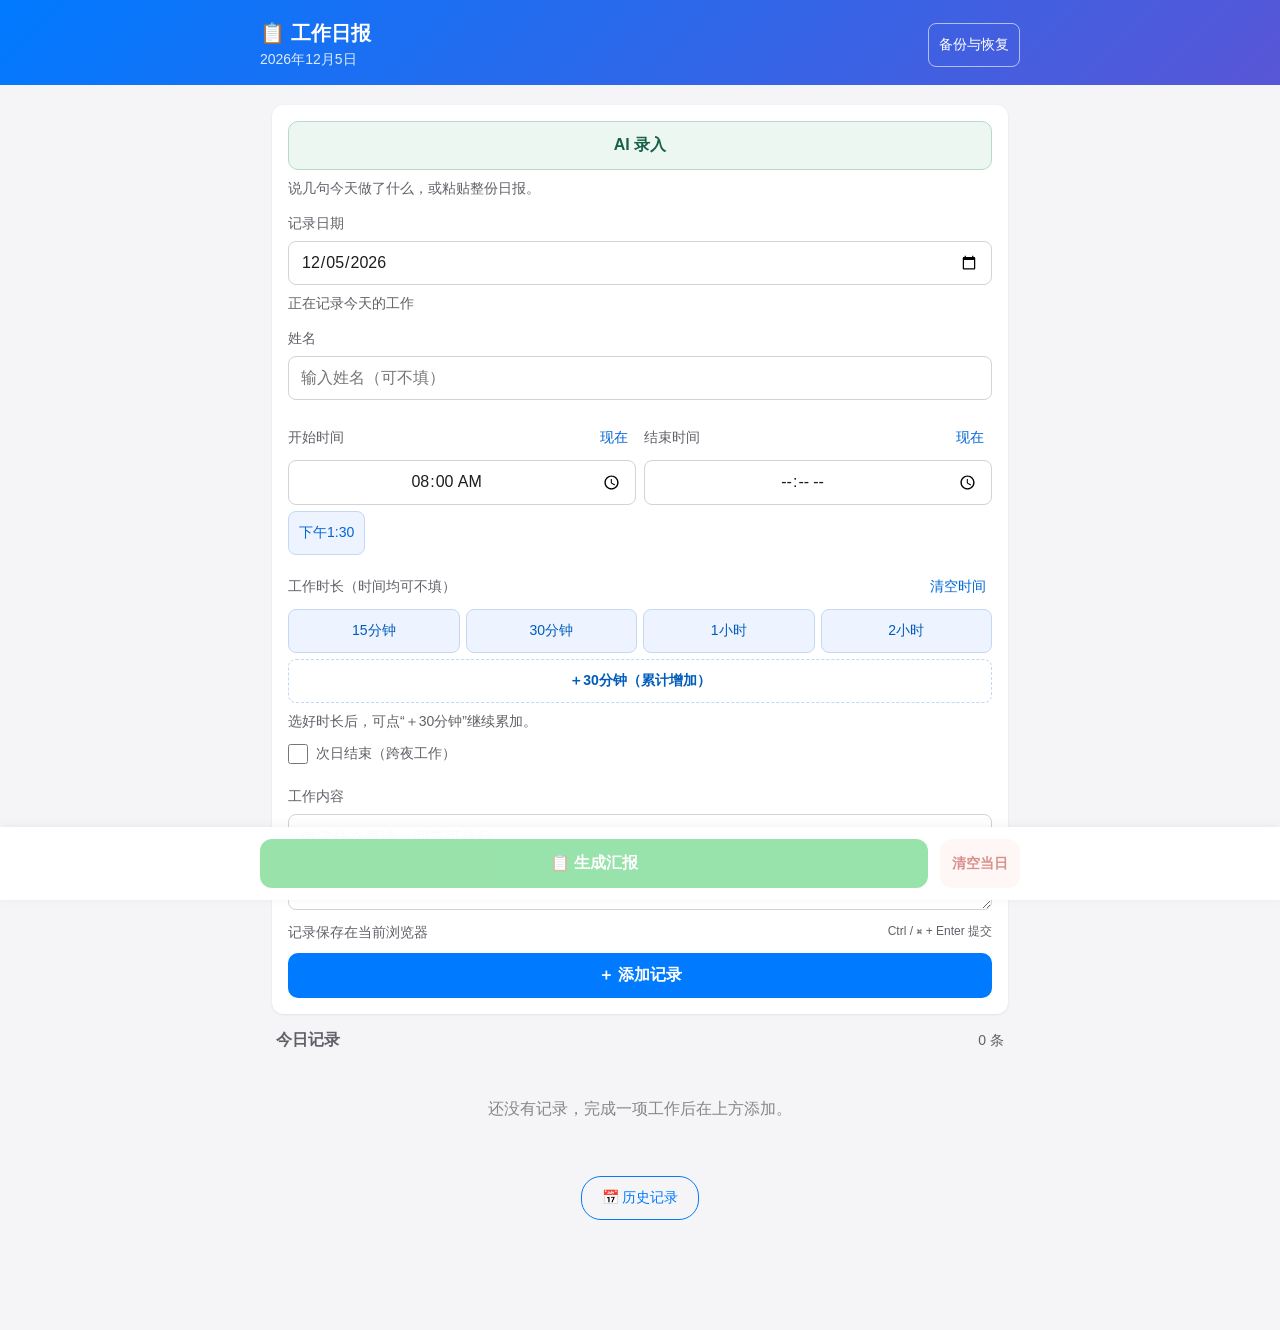
<file: index.html>
<!DOCTYPE html>
<html lang="zh-CN">
<head>
<meta charset="UTF-8">
<meta name="viewport" content="width=device-width, initial-scale=1.0, viewport-fit=cover">
<meta name="apple-mobile-web-app-capable" content="yes">
<meta name="mobile-web-app-capable" content="yes">
<meta name="apple-mobile-web-app-status-bar-style" content="black-translucent">
<meta name="description" content="随手记录每日工作，编辑补录、自动保存草稿，一键生成日报与备份。">
<title>工作日报</title>
<link rel="icon" href="data:image/svg+xml,%3Csvg xmlns='http://www.w3.org/2000/svg' viewBox='0 0 100 100'%3E%3Ctext y='.9em' font-size='90'%3E%F0%9F%93%8B%3C/text%3E%3C/svg%3E">
<script src="core.js?v=20261120-history-search" defer></script>
<script src="bulk-core.js?v=20261122-inline-time" defer></script>
<script src="app.js?v=20261120-history-search" defer></script>
<script src="ai-approvals.js?v=20261122-api-domain" defer></script>
<script src="bulk.js?v=20261122-preview-fixes" defer></script>
<link rel="stylesheet" href="bulk-embedded.css?v=20261122-job-profiles">
<style>
  * { margin: 0; padding: 0; box-sizing: border-box; }
  body {
    font-family: -apple-system, "PingFang SC", "Helvetica Neue", sans-serif;
    background: #f5f5f7;
    color: #1d1d1f;
    min-height: 100vh;
    padding: 0 0 100px 0;
  }
  .header {
    background: linear-gradient(135deg, #007AFF, #5856d6);
    color: white;
    padding: 20px 16px 16px;
    position: sticky;
    top: 0;
    z-index: 100;
  }
  .header h1 { font-size: 20px; font-weight: 600; }
  .header .date { font-size: 14px; opacity: 0.85; margin-top: 4px; }

  .input-area {
    padding: 16px;
    background: white;
    margin: 12px;
    border-radius: 12px;
    box-shadow: 0 1px 3px rgba(0,0,0,0.08);
  }
  .input-area label { font-size: 14px; color: #86868b; display: block; margin-bottom: 8px; }
  .time-row {
    display: flex; gap: 8px; margin-bottom: 10px;
  }
  .time-row input {
    flex: 1;
    padding: 10px 12px;
    border: 1px solid #d2d2d7;
    border-radius: 8px;
    font-size: 16px;
    text-align: center;
    -webkit-appearance: none;
  }
  .input-area textarea {
    width: 100%;
    padding: 10px 12px;
    border: 1px solid #d2d2d7;
    border-radius: 8px;
    font-size: 16px;
    resize: none;
    height: 60px;
    font-family: inherit;
    -webkit-appearance: none;
  }
  #userName:focus,
  .input-area textarea:focus, .time-row input:focus {
    outline: none;
    border-color: #007AFF;
    box-shadow: 0 0 0 3px rgba(0,122,255,0.15);
  }
  .btn-add {
    display: block;
    width: 100%;
    padding: 12px;
    margin-top: 10px;
    background: #007AFF;
    color: white;
    border: none;
    border-radius: 10px;
    font-size: 16px;
    font-weight: 600;
    cursor: pointer;
    -webkit-tap-highlight-color: transparent;
  }
  .btn-add:active { background: #0066d6; transform: scale(0.98); }

  .list-area {
    padding: 0 12px;
  }
  .list-area h2 {
    font-size: 15px;
    color: #86868b;
    margin: 16px 4px 8px;
  }
  .entry-card {
    background: white;
    border-radius: 10px;
    padding: 12px 14px;
    margin-bottom: 8px;
    box-shadow: 0 1px 3px rgba(0,0,0,0.06);
    display: flex;
    justify-content: space-between;
    align-items: center;
    animation: slideIn 0.2s ease;
  }
  @keyframes slideIn {
    from { opacity: 0; transform: translateY(-8px); }
    to { opacity: 1; transform: translateY(0); }
  }
  .entry-card .text { font-size: 15px; flex: 1; line-height: 1.4; }
  .entry-card .delete {
    color: #ff3b30;
    font-size: 20px;
    padding: 4px 8px;
    margin-left: 8px;
    cursor: pointer;
    -webkit-tap-highlight-color: transparent;
  }
  .entry-card .index {
    color: #007AFF;
    font-weight: 600;
    margin-right: 10px;
    font-size: 15px;
    min-width: 24px;
  }

  .bottom-bar {
    position: fixed;
    bottom: 0;
    left: 0;
    right: 0;
    background: rgba(255,255,255,0.92);
    backdrop-filter: blur(20px);
    -webkit-backdrop-filter: blur(20px);
    padding: 12px 16px;
    padding-bottom: max(12px, env(safe-area-inset-bottom));
    display: flex;
    gap: 10px;
    box-shadow: 0 -1px 10px rgba(0,0,0,0.06);
  }
  .btn-gen {
    flex: 1;
    padding: 14px;
    background: #34c759;
    color: white;
    border: none;
    border-radius: 12px;
    font-size: 16px;
    font-weight: 600;
    cursor: pointer;
    -webkit-tap-highlight-color: transparent;
  }
  .btn-gen:active { background: #2db84d; }
  .btn-clear {
    padding: 14px 20px;
    background: #ff3b30;
    color: white;
    border: none;
    border-radius: 12px;
    font-size: 16px;
    font-weight: 600;
    cursor: pointer;
    -webkit-tap-highlight-color: transparent;
  }
  .btn-clear:active { background: #d63027; }

  .preview-overlay {
    display: none;
    position: fixed;
    inset: 0;
    background: rgba(0,0,0,0.5);
    z-index: 200;
    align-items: flex-end;
    justify-content: center;
  }
  .preview-overlay.show { display: flex; }
  .preview-box {
    background: white;
    width: 100%;
    max-height: 80vh;
    border-radius: 16px 16px 0 0;
    padding: 20px 16px;
    padding-bottom: max(20px, env(safe-area-inset-bottom));
    overflow-y: auto;
    animation: slideUp 0.25s ease;
  }
  @keyframes slideUp {
    from { transform: translateY(100%); }
    to { transform: translateY(0); }
  }
  .preview-box h3 { font-size: 17px; margin-bottom: 12px; text-align: center; }
  .preview-box pre {
    background: #f5f5f7;
    padding: 14px;
    border-radius: 10px;
    font-size: 14px;
    line-height: 1.6;
    white-space: pre-wrap;
    word-break: break-all;
    font-family: inherit;
  }
  .preview-actions {
    display: flex; gap: 10px; margin-top: 14px;
  }
  .preview-actions button {
    flex: 1; padding: 12px; border: none; border-radius: 10px;
    font-size: 16px; font-weight: 600; cursor: pointer;
  }
  .btn-copy { background: #007AFF; color: white; }
  .btn-close { background: #e5e5ea; color: #1d1d1f; }

  .empty-state {
    text-align: center;
    padding: 40px 20px;
    color: #86868b;
  }
  .empty-state .icon { font-size: 48px; margin-bottom: 12px; }
  .empty-state p { font-size: 15px; line-height: 1.5; }

  .history-btn {
    display: block;
    margin: 16px auto 0;
    padding: 8px 20px;
    background: transparent;
    color: #007AFF;
    border: 1px solid #007AFF;
    border-radius: 20px;
    font-size: 14px;
    cursor: pointer;
  }

  .history-overlay {
    display: none;
    position: fixed;
    inset: 0;
    background: rgba(0,0,0,0.5);
    z-index: 200;
    align-items: flex-end;
    justify-content: center;
  }
  .history-overlay.show { display: flex; }
  .history-box {
    background: white;
    width: 100%;
    max-height: 85vh;
    border-radius: 16px 16px 0 0;
    padding: 20px 16px;
    padding-bottom: max(20px, env(safe-area-inset-bottom));
    overflow-y: auto;
  }
  .history-box h3 { font-size: 17px; margin-bottom: 12px; text-align: center; }
  .history-item {
    padding: 10px 14px;
    background: #f5f5f7;
    border-radius: 8px;
    margin-bottom: 8px;
    font-size: 14px;
    display: flex;
    justify-content: space-between;
    align-items: center;
  }
  .history-item .actions { display: flex; gap: 6px; }
  .history-item .actions button {
    padding: 4px 10px; border: none; border-radius: 6px;
    font-size: 13px; cursor: pointer;
  }
  .btn-view { background: #007AFF; color: white; }
  .btn-del { background: #ff3b30; color: white; }
  .btn-hclose {
    display: block; margin: 16px auto 0; padding: 12px 40px;
    background: #e5e5ea; border: none; border-radius: 10px;
    font-size: 16px; font-weight: 600; cursor: pointer;
  }

  [hidden] { display: none !important; }
  body { font-size: 16px; padding-bottom: calc(110px + env(safe-area-inset-bottom)); }
  .header { padding-top: max(20px, env(safe-area-inset-top)); }
  .header-inner, main, .bottom-inner { width: 100%; max-width: 760px; margin: 0 auto; }
  .header-inner, .bottom-inner { display: flex; align-items: center; gap: 12px; }
  .header-inner { justify-content: space-between; }
  .header-action { border: 1px solid rgba(255,255,255,.6); border-radius: 8px; padding: 10px; background: transparent; color: white; font-size: 14px; }
  button, input, textarea { font: inherit; }
  button { cursor: pointer; min-height: 44px; }
  button:disabled { cursor: default; opacity: .5; }
  button:focus-visible, input:focus-visible, textarea:focus-visible { outline: 3px solid #5856d6; outline-offset: 3px; }
  .input-area label { color: #606068; }
  #userName, #reportDate { width: 100%; min-height: 44px; padding: 10px 12px; border: 1px solid #d2d2d7; border-radius: 8px; background: white; color: inherit; }
  #userName { margin-bottom: 16px; }
  .date-row { display: flex; align-items: flex-end; gap: 12px; }
  .date-row > div { flex: 1; min-width: 0; }
  .text-button { padding: 8px; background: transparent; border: 0; color: #0066d6; white-space: nowrap; }
  .hint { color: #606068; font-size: 14px; line-height: 1.5; }
  #dateHint { margin: 8px 0 16px; }
  .time-row > div { flex: 1; min-width: 0; }
  .time-row input { width: 100%; min-width: 0; min-height: 44px; background: white; color: inherit; }
  .time-label { display: flex; align-items: center; justify-content: space-between; gap: 4px; }
  .time-label label { margin-bottom: 0; }
  .time-now { min-width: 44px; padding: 6px; border: 0; background: transparent; color: #0066d6; font-size: 14px; }
  .time-preset { margin-top: 6px; padding: 6px 10px; border: 1px solid #c2d8f5; border-radius: 8px; background: #eef4ff; }
  .duration-heading { display: flex; align-items: center; justify-content: space-between; gap: 8px; margin-top: 4px; }
  .duration-buttons { display: grid; grid-template-columns: repeat(4, minmax(0, 1fr)); gap: 6px; }
  .duration-buttons button { min-width: 0; padding: 8px 4px; border: 1px solid #c2d8f5; border-radius: 8px; background: #eef4ff; color: #005bbb; font-size: 14px; }
  .duration-buttons button:active { background: #d8e8ff; }
  .duration-buttons .duration-add { grid-column: 1 / -1; border-style: dashed; background: white; font-weight: 600; }
  #timeFeedback { margin: 8px 0 0; }
  @media (max-width: 350px) { .time-label { flex-wrap: wrap; } }
  .checkbox-label { display: flex !important; align-items: center; gap: 8px; min-height: 44px; margin-bottom: 12px !important; }
  .checkbox-label input { width: 20px; height: 20px; accent-color: #007aff; }
  .input-area textarea { min-height: 96px; height: auto; max-height: 320px; line-height: 1.6; resize: vertical; }
  .form-footer { display: flex; flex-wrap: wrap; justify-content: space-between; gap: 6px; color: #606068; font-size: 14px; line-height: 1.5; margin-top: 8px; }
  .shortcut { font-size: 12px; }
  .cancel-edit { width: 100%; border: 0; background: #eef4ff; color: #0066d6; border-radius: 8px; margin-top: 8px; }
  .section-heading { display: flex; justify-content: space-between; align-items: center; margin: 16px 4px 8px; }
  .section-heading h2 { margin: 0; color: #606068; font-size: 16px; }
  .entry-card { align-items: flex-start; }
  .entry-card .text { font-size: 16px; min-width: 0; overflow-wrap: anywhere; white-space: pre-wrap; line-height: 1.6; }
  .entry-card .index { padding-top: 3px; }
  .entry-actions { display: flex; flex-direction: column; gap: 4px; margin-left: 8px; }
  .entry-actions button { background: transparent; border: 0; padding: 6px 10px; color: #0066d6; font-size: 14px; }
  .entry-actions .delete-action { color: #c6271e; }
  .entry-card.editing { box-shadow: 0 0 0 2px #007aff; }
  .btn-clear { background: #fff0ee; color: #b42318; padding: 14px 12px; font-size: 14px; }
  .btn-clear:active { background: #ffdcd7; }
  .bottom-inner { align-items: stretch; }
  .notice { margin: 12px; padding: 12px; border: 1px solid #e7b04b; background: #fff6dc; border-radius: 10px; line-height: 1.6; color: #744700; overflow-wrap: anywhere; }
  dialog { width: min(100%, 760px); max-height: 85dvh; margin: auto auto 0; padding: 0; border: 0; border-radius: 16px 16px 0 0; color: #1d1d1f; }
  dialog::backdrop { background: rgba(0,0,0,.5); }
  .dialog-content { padding: 20px 16px max(20px, env(safe-area-inset-bottom)); }
  dialog h3 { font-size: 18px; margin-bottom: 16px; text-align: center; }
  #previewText { background: #f5f5f7; padding: 14px; border-radius: 10px; font-size: 16px; line-height: 1.7; white-space: pre-wrap; overflow-wrap: anywhere; font-family: inherit; }
  #manualCopy { width: 100%; min-height: 180px; margin-top: 12px; padding: 12px; font-size: 16px; }
  .history-item { gap: 12px; flex-wrap: wrap; font-size: 16px; }
  #historySearch { display: block; width: 100%; margin: 6px 0 16px; padding: 10px; font: inherit; border: 1px solid #b1b1b8; border-radius: 8px; }
  .history-match { flex-basis: 100%; color: #48484a; line-height: 1.5; overflow-wrap: anywhere; }
  .history-item .actions { flex-wrap: wrap; }
  .history-item .actions button { font-size: 14px; min-width: 44px; }
  .backup-description, #importSummary { line-height: 1.7; }
  .file-label { display: block; font-size: 14px; margin: 20px 0 8px; }
  #importFile { width: 100%; font-size: 14px; }
  #backupStatus { margin-top: 10px; }
  .import-preview { padding: 12px; margin-top: 16px; border-radius: 8px; background: #eef4ff; }
  .error-text { color: #b42318; margin-top: 12px; line-height: 1.6; }
  @media (min-width: 800px) { main { padding-top: 8px; } dialog { margin: auto; border-radius: 16px; } }
  @media (prefers-reduced-motion: reduce) { *, *::before, *::after { animation: none !important; scroll-behavior: auto !important; } }
</style>
</head>
<body>
<header class="header">
  <div class="header-inner">
    <div><h1>📋 工作日报</h1><div class="date" id="todayDate"></div></div>
    <button type="button" id="backupButton" class="header-action">备份与恢复</button>
  </div>
</header>
<main>
  <div id="notice" class="notice" role="alert" hidden></div>
  <section class="input-area" aria-label="填写日报">
    <button type="button" class="bulk-open" id="bulkButton">AI 录入</button>
    <p class="hint">说几句今天做了什么，或粘贴整份日报。</p>
    <div class="date-row">
      <div><label for="reportDate">记录日期</label><input type="date" id="reportDate" required></div>
      <button type="button" id="todayButton" class="text-button">回到今天</button>
    </div>
    <p id="dateHint" class="hint"></p>
    <form id="entryForm">
      <label for="userName">姓名</label>
      <input type="text" id="userName" maxlength="100" autocomplete="name" placeholder="输入姓名（可不填）">
      <div class="time-row">
        <div><div class="time-label"><label for="timeStart">开始时间</label><button type="button" id="startNowButton" class="time-now" aria-label="开始时间填为现在">现在</button></div><input type="time" id="timeStart"><button type="button" id="afternoonStartButton" class="time-now time-preset" aria-label="开始时间填为下午1点30分">下午1:30</button></div>
        <div><div class="time-label"><label for="timeEnd">结束时间</label><button type="button" id="endNowButton" class="time-now" aria-label="结束时间填为现在">现在</button></div><input type="time" id="timeEnd"></div>
      </div>
      <div class="duration-heading"><span class="hint">工作时长（时间均可不填）</span><button type="button" id="clearTimeButton" class="time-now">清空时间</button></div>
      <div class="duration-buttons" role="group" aria-label="按开始时间填写工作时长">
        <button type="button" id="duration15">15分钟</button>
        <button type="button" id="duration30">30分钟</button>
        <button type="button" id="duration60">1小时</button>
        <button type="button" id="duration120">2小时</button>
        <button type="button" id="durationAdd30" class="duration-add">＋30分钟（累计增加）</button>
      </div>
      <p id="timeFeedback" class="hint" role="status" aria-live="polite">选好时长后，可点“＋30分钟”继续累加。</p>
      <label class="checkbox-label" for="nextDay"><input type="checkbox" id="nextDay">次日结束（跨夜工作）</label>
      <p id="legacyHint" class="hint" hidden></p>
      <label for="workContent">工作内容</label>
      <textarea id="workContent" maxlength="20000" placeholder="做了什么事情…回车可换行"></textarea>
      <div class="form-footer"><span id="saveStatus" role="status" aria-live="polite">记录保存在当前浏览器</span><span class="shortcut">Ctrl / ⌘ + Enter 提交</span></div>
      <button type="submit" class="btn-add" id="saveEntryButton">＋ 添加记录</button>
      <button type="button" class="cancel-edit" id="cancelEditButton" hidden>取消编辑，保留原记录</button>
    </form>
  </section>
  <section class="list-area" aria-labelledby="listTitle">
    <div class="section-heading"><h2 id="listTitle">今日记录</h2><span id="entryCount" class="hint"></span></div>
    <div id="entryList"></div>
    <button type="button" class="history-btn" id="historyButton">📅 历史记录</button>
  </section>
</main>
<div class="bottom-bar"><div class="bottom-inner">
  <button type="button" class="btn-gen" id="generateButton">📋 生成汇报</button>
  <button type="button" class="btn-clear" id="clearButton">清空当日</button>
</div></div>
<dialog id="previewDialog" aria-labelledby="previewTitle">
  <div class="dialog-content"><h3 id="previewTitle">📋 汇报预览</h3>
    <pre id="previewText" tabindex="0"></pre>
    <p id="copyHint" class="hint" role="status" hidden></p>
    <textarea id="manualCopy" aria-label="手动复制汇报" readonly hidden></textarea>
    <div class="preview-actions"><button type="button" class="btn-close" data-close="previewDialog">关闭</button><button type="button" class="btn-copy" id="copyButton">复制到剪贴板</button></div>
  </div>
</dialog>
<dialog id="historyDialog" aria-labelledby="historyTitle">
  <div class="dialog-content"><h3 id="historyTitle" tabindex="-1" autofocus>📅 历史记录</h3>
    <label for="historySearch">搜索已保存的工作内容</label>
    <input id="historySearch" type="search" placeholder="输入园区、设备或工作关键词" autocomplete="off">
    <div id="historyList"></div>
    <button type="button" class="btn-hclose" data-close="historyDialog">关闭</button>
  </div>
</dialog>
<dialog id="backupDialog" aria-labelledby="backupTitle">
  <div class="dialog-content"><h3 id="backupTitle">备份与恢复</h3>
    <p class="backup-description">日报保存在当前浏览器。换手机或清除网站数据前，请导出备份并妥善保存。</p>
    <button type="button" class="btn-add" id="exportButton">导出全部日报与草稿</button>
    <p id="backupStatus" class="hint" role="status"></p>
    <label class="file-label" for="importFile">选择备份文件（JSON，最大 10 MB）</label>
    <input type="file" id="importFile" accept=".json,application/json">
    <div id="importPreview" class="import-preview" hidden><p id="importSummary"></p><button type="button" class="btn-add" id="confirmImportButton">确认合并恢复</button></div>
    <p id="backupError" class="error-text" role="alert" hidden></p>
    <button type="button" class="btn-hclose" data-close="backupDialog">关闭</button>
  </div>
</dialog>
<dialog id="bulkDialog" aria-labelledby="bulkTitle"><div class="dialog-content">
<div class="bulk-bar"><h3 id="bulkTitle">AI 录入</h3><button type="button" data-close="bulkDialog">返回日报</button></div>
<div id="lockStatus" class="notice" role="status"></div><button id="retry" class="secondary" hidden>重新连接保存</button>
<section>
  <div id="aiProfileRow" class="ai-profile-row" hidden>
    <label for="aiProfile">岗位</label>
    <select id="aiProfile">
      <option value="maintenance">弱电维修</option>
      <option value="property-management">物业管理</option>
    </select>
  </div>
  <label for="source">工作内容</label>
  <textarea id="source" rows="5" maxlength="100000" placeholder="例如：上午福源修门禁，下午锦园看电梯。也可以粘贴整份日报。"></textarea>
  <p class="hint">按原文录入会保留已有时间。使用 AI 整理时，这里输入的文字会发给 DeepSeek 官方 API。</p>
  <div class="bulk-actions">
    <button id="intake" type="button" hidden>生成并预览</button>
    <button id="parse" type="button" class="secondary">按原文录入</button>
    <button id="aiGenerate" type="button" hidden>AI 整理</button>
  </div>
  <p id="message" role="status" aria-live="polite"></p>
  <p id="aiStatus" role="status"></p>
  <p id="aiLocalNotice" hidden>请<a href="https://coleethan.github.io/daily-report/">打开正式日报网页</a>使用 AI 整理。</p>
  <div id="aiSection" data-endpoint="https://daily-report-api.9006064.xyz/generate"
       data-credential-scope="https://daily-report-ai.chengyinan1990.workers.dev/generate" hidden>
  <div class="ai-approval-tools">
    <button id="aiRequestAccess" type="button">申请 AI 权限</button>
    <div id="aiPendingActions" hidden>
      <button id="aiCopyApprovalLink" type="button">复制审批链接</button>
      <button id="aiCheckApproval" type="button">查看审批结果</button>
    </div>
    <input id="aiApprovalShareLink" aria-label="手动复制审批链接" type="url" readonly hidden>
    <p id="aiApprovalStatus" class="hint" role="status"></p>
    <p id="aiApprovalBrowserHint" class="hint">请用平时写日报的浏览器发起申请，复制的链接可以通过微信发给管理员。</p>
  </div>
  <details id="aiAccess">
    <summary id="aiAccessSummary">AI 访问口令</summary>
    <label for="aiToken" class="hint">输入部署时设置的独立口令</label>
    <input id="aiToken" type="password" autocomplete="off" maxlength="128" spellcheck="false">
    <label class="check"><input id="aiRememberDevice" type="checkbox">记住此设备 30 天</label>
    <button id="aiForgetDevice" type="button" hidden>忘记此设备</button>
  </details>
  <button id="aiManageApprovals" type="button" class="ai-manage-open">管理授权</button>
  </div>
</section>
<section id="preview" hidden>
  <h2>检查记录</h2>
  <div class="fields"><label>日期<input id="date" type="date"></label><label>姓名<input id="name" maxlength="100" placeholder="可不填"></label></div><p id="summary"></p><p id="aiEstimate" class="hint" hidden>部分时间是自动估排，请核对后保存。</p><p id="aiTimeReview" class="hint" hidden>部分时间需要核对，可在对应条目中修改。</p>
  <div id="rows"></div>
  <details id="appendPanel">
    <summary>再补一条<span id="appendPendingMark" hidden>（尚未追加）</span></summary>
    <label for="appendSource">补充内容</label>
    <textarea id="appendSource" rows="2" maxlength="100000" placeholder="例如：下午去锦园看电梯"></textarea>
    <div class="bulk-actions">
      <button type="button" id="appendSubmit">追加到预览</button>
      <button type="button" id="appendLocal" class="secondary" hidden>按原文追加</button>
    </div>
    <p id="appendStatus" role="status" aria-live="polite"></p>
  </details>
  <div id="warnings" class="notice" hidden></div><label id="confirmWrap" class="check" hidden><input id="confirm" type="checkbox">我已查看上述提示，仍要追加这些记录</label>
  <div class="bulk-actions">
    <button type="button" id="saveCopy">保存并复制汇报</button>
    <button type="button" id="save" class="secondary">保存到当天</button>
  </div>
  <p id="saveResult" role="status" aria-live="polite"></p>
  <textarea id="bulkManualCopy" readonly hidden rows="7" aria-label="手动复制当天完整汇报"></textarea>
  <p class="hint">记录追加到所选日期，完全重复的条目会跳过。复制时包含当天已保存的全部记录。</p>
</section>
<button type="button" class="bulk-finish" data-close="bulkDialog">完成，返回日报</button></div></dialog>
<dialog id="aiApprovalDialog" aria-labelledby="aiApprovalTitle">
  <div class="dialog-content">
    <h3 id="aiApprovalTitle">AI 权限审批</h3>
    <p id="aiApprovalAdminIntro"></p>
    <label for="aiApprovalAdminToken">管理员口令</label>
    <input id="aiApprovalAdminToken" type="password" autocomplete="off" maxlength="128" spellcheck="false">
    <div class="ai-admin-actions">
      <button id="aiApproveDevice" type="button" hidden>批准</button>
      <button id="aiRevokeDevice" type="button" hidden>撤销授权</button>
      <button id="aiListApprovals" type="button">查看申请及授权</button>
      <button id="aiCloseApprovalAdmin" type="button">关闭</button>
    </div>
    <p id="aiApprovalAdminStatus" class="hint" role="status"></p>
    <div id="aiApprovalAdminList"></div>
  </div>
</dialog>
<script nomodule>document.body.insertAdjacentHTML('afterbegin', '<p>请使用支持现代 JavaScript 的浏览器打开工作日报。</p>');</script>
</body>
</html>
</file>
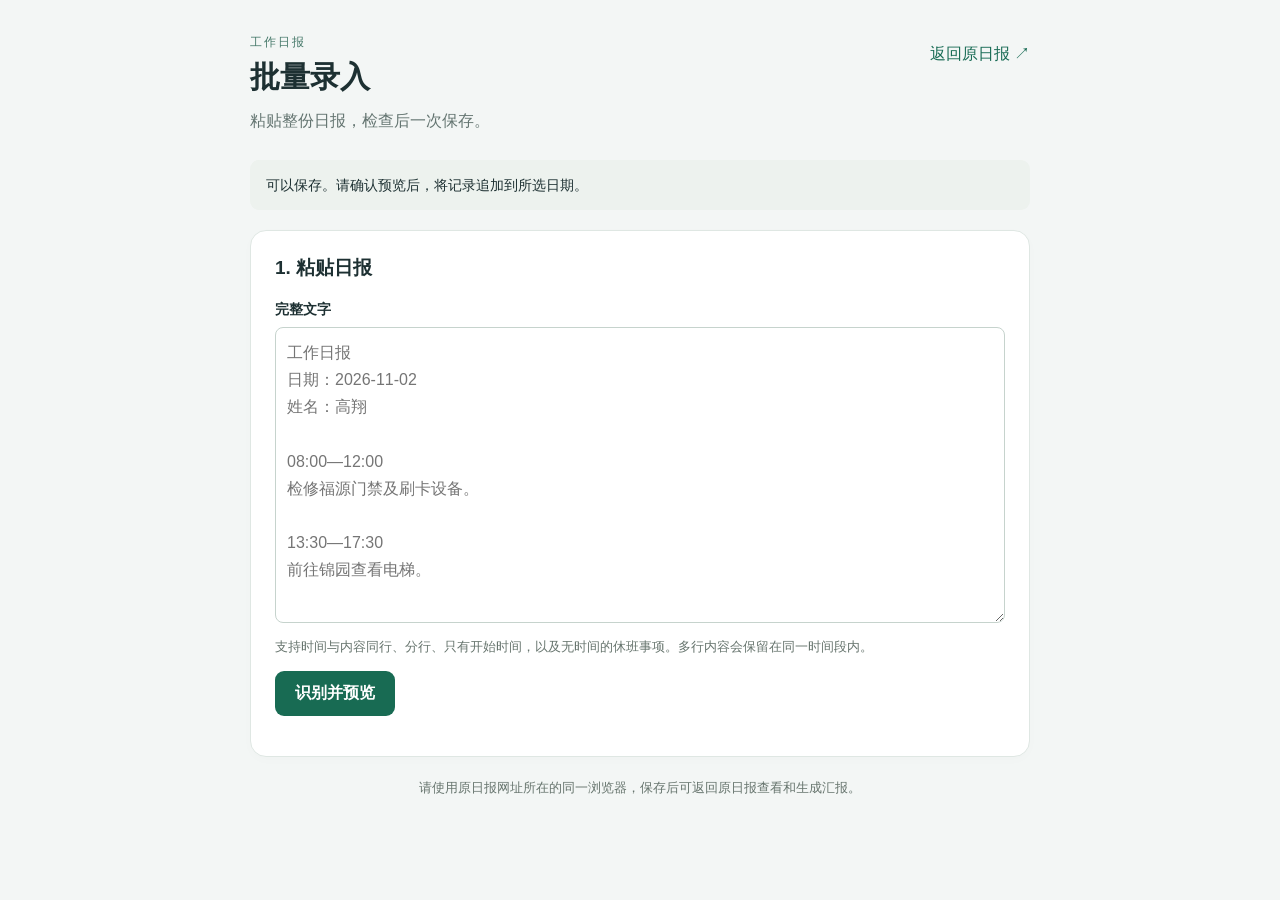
<file: bulk.html>
<!doctype html>
<html lang="zh-CN">
<head><meta charset="utf-8"><meta name="viewport" content="width=device-width,initial-scale=1"><title>批量录入 · 工作日报</title><link rel="stylesheet" href="bulk.css?v=20261120-history-search"><script defer src="core.js?v=20261120-history-search"></script><script defer src="bulk-core.js?v=20261122-inline-time"></script><script defer src="bulk.js?v=20261122-preview-fixes"></script></head>
<body><main>
<header><div><span class="eyebrow">工作日报</span><h1>批量录入</h1><p>粘贴整份日报，检查后一次保存。</p></div><a href="./index.html">返回原日报 ↗</a></header>
<div id="lockStatus" class="notice" role="status"></div><button id="retry" class="secondary" hidden>重新连接保存</button>
<section><h2>1. 粘贴日报</h2><label for="source">完整文字</label><textarea id="source" rows="10" maxlength="100000" placeholder="工作日报&#10;日期：2026-11-02&#10;姓名：高翔&#10;&#10;08:00—12:00&#10;检修福源门禁及刷卡设备。&#10;&#10;13:30—17:30&#10;前往锦园查看电梯。"></textarea><p class="hint">支持时间与内容同行、分行、只有开始时间，以及无时间的休班事项。多行内容会保留在同一时间段内。</p><button id="parse">识别并预览</button><p id="message" role="status" aria-live="polite"></p></section>
<section id="preview" hidden>
  <h2>2. 检查记录</h2>
  <div class="fields"><label>日期<input id="date" type="date"></label><label>姓名<input id="name" maxlength="100" placeholder="可不填"></label></div><p id="summary"></p>
  <div id="rows"></div>
  <details id="appendPanel">
    <summary>再补一条<span id="appendPendingMark" hidden>（尚未追加）</span></summary>
    <label for="appendSource">补充内容</label>
    <textarea id="appendSource" rows="2" maxlength="100000" placeholder="例如：下午去锦园看电梯"></textarea>
    <div class="bulk-actions">
      <button type="button" id="appendSubmit">追加到预览</button>
      <button type="button" id="appendLocal" class="secondary" hidden>按原文追加</button>
    </div>
    <p id="appendStatus" role="status" aria-live="polite"></p>
  </details>
  <div id="warnings" class="notice" hidden></div><label id="confirmWrap" class="check" hidden><input id="confirm" type="checkbox">我已查看上述提示，仍要追加这些记录</label>
  <div class="bulk-actions">
    <button type="button" id="saveCopy">保存并复制汇报</button>
    <button type="button" id="save" class="secondary">保存到当天</button>
  </div>
  <p id="saveResult" role="status" aria-live="polite"></p>
  <textarea id="bulkManualCopy" readonly hidden rows="7" aria-label="手动复制当天完整汇报"></textarea>
  <p class="hint">记录追加到所选日期，完全重复的条目会跳过。复制时包含当天已保存的全部记录。</p>
</section>
<footer>请使用原日报网址所在的同一浏览器，保存后可返回原日报查看和生成汇报。</footer>
</main></body></html>
</file>
<file: bulk-embedded.css>
.bulk-open + .hint{margin-bottom:16px}
.bulk-open{width:100%;padding:13px 16px;border:1px solid #b8d8ce;border-radius:10px;background:#edf7f2;color:#17614c;font:inherit;font-weight:600;cursor:pointer;margin-bottom:8px}
#bulkDialog{width:min(calc(100% - 16px),760px);background:#f5f8f6;color:#1d3032}
#bulkDialog .bulk-bar{display:flex;justify-content:space-between;align-items:center;gap:12px;position:sticky;top:-20px;background:#f5f8f6;padding:10px 0;z-index:1}
#bulkDialog h3{margin:0;text-align:left}#bulkDialog h2{font-size:18px;margin:0 0 16px}
#bulkDialog section{padding:18px;background:#fff;border:1px solid #dfe7e3;border-radius:12px;margin:16px 0}
#bulkDialog label{display:block;font-size:14px;font-weight:600}#bulkDialog textarea{display:block;width:100%;min-height:100px;line-height:1.7;margin-top:8px;resize:vertical}
#bulkDialog input,#bulkDialog textarea,#bulkDialog select{font:inherit;border:1px solid #c6d3cd;border-radius:8px;padding:10px;background:#fff;color:inherit;max-width:100%}
#bulkDialog input:focus,#bulkDialog textarea:focus,#bulkDialog select:focus{outline:2px solid #268a6b;outline-offset:2px}
#bulkDialog .ai-profile-row{display:flex;align-items:center;gap:10px;margin-bottom:14px}
#bulkDialog .ai-profile-row select{min-height:44px}
#bulkDialog .fields{display:flex;flex-wrap:wrap;gap:12px}#bulkDialog .fields label{flex:1;min-width:115px}#bulkDialog .fields input{display:block;width:100%;margin-top:6px}
#bulkDialog button{font:inherit;border:0;border-radius:8px;padding:11px 16px;background:#186b53;color:#fff;font-weight:600;cursor:pointer}#bulkDialog button:disabled{opacity:.45;cursor:not-allowed}
#bulkDialog .bulk-bar button,#bulkDialog .bulk-finish{background:#e5efea;color:#215f4e}#bulkDialog .bulk-bar button{font-size:14px;white-space:nowrap}
#bulkDialog .hint{font-size:13px;color:#67756e;line-height:1.7;margin:12px 0}#bulkDialog p{line-height:1.6}
#bulkDialog .notice{white-space:pre-line;margin:10px 0;padding:12px;background:#edf2ee;border:0;color:#295e4b;line-height:1.6;font-size:14px}
#bulkDialog .entry{border-top:1px solid #e2e8e4;padding:18px 0}#bulkDialog .entryHead{display:flex;align-items:center;justify-content:space-between;margin-bottom:14px;gap:10px}#bulkDialog .entryHead span{font-size:13px;color:#6b766f}
#bulkDialog .remove{font-size:13px;padding:6px 10px;background:#f6eeeb;color:#8c4736}
#bulkDialog .check{display:flex;align-items:center;gap:8px;margin:16px 0;line-height:1.6}#bulkDialog .check input{width:18px;height:18px;flex-shrink:0}
#bulkDialog #warnings{background:#fff4dd;color:#744700}#bulkDialog #saveResult{color:#17614c;margin-top:12px}#bulkDialog [hidden]{display:none!important}
#bulkDialog #aiAccess{margin:0 0 14px;color:#215f4e}
#bulkDialog #aiAccess summary{cursor:pointer;width:fit-content}
#bulkDialog #aiStatus{margin:8px 0 0;color:#215f4e}
#bulkDialog #aiStatus:empty,#bulkDialog #message:empty,#bulkDialog #lockStatus:empty{display:none}
#bulkDialog .bulk-actions{display:flex;flex-wrap:wrap;gap:8px}
#bulkDialog .bulk-actions .secondary{background:#e5efea;color:#215f4e}
#bulkDialog #aiSection{margin-top:14px}
#bulkDialog .ai-approval-tools { border-top: 1px solid #e2e8e4; border-bottom: 1px solid #e2e8e4; margin-bottom: 14px; padding: 12px 0 0; }
#bulkDialog .ai-approval-tools button, #bulkDialog .ai-manage-open { background: #e5efea; color: #215f4e; }
#bulkDialog #aiApprovalShareLink { width: 100%; margin-top: 10px; }
#bulkDialog #aiApprovalStatus:empty { display: none; }
#aiApprovalDialog .ai-admin-actions, #aiApprovalAdminList { display: flex; flex-wrap: wrap; gap: 8px; margin: 14px 0; }
#aiApprovalDialog button { border: 0; border-radius: 8px; padding: 11px 14px; background: #edf2ee; color: #215f4e; font: inherit; cursor: pointer; }
#aiApprovalDialog #aiApproveDevice { background: #186b53; color: white; }
#aiApprovalDialog #aiRevokeDevice { background: #f8edeb; color: #983f31; }
#bulkDialog #appendPanel { border-top: 1px solid #dfe7e3; margin-bottom: 16px; }
#bulkDialog #appendPanel summary { color: #215f4e; font-weight: 600; cursor: pointer; padding: 12px 0; }
#bulkDialog #appendSource { min-height: 72px; }
#bulkDialog #appendPanel .bulk-actions { margin-top: 10px; }
#bulkDialog #appendStatus:empty { display: none; }
</file>
<file: bulk.css>
:root{font-family:-apple-system,BlinkMacSystemFont,"Segoe UI",sans-serif;color:#1d3032;background:#f3f6f5;font-size:16px}*{box-sizing:border-box}body{margin:0}main{max-width:820px;margin:auto;padding:32px 20px 48px}header{display:flex;justify-content:space-between;align-items:flex-start;gap:20px;margin-bottom:26px}h1{font-size:30px;margin:6px 0 10px}h2{font-size:19px;margin:0 0 20px}p{line-height:1.6}header p{margin:0;color:#647571}.eyebrow{font-size:12px;letter-spacing:2px;color:#46796a}a{color:#196c55;text-decoration:none;white-space:nowrap;padding-top:12px}section{background:white;border:1px solid #dfe7e3;border-radius:16px;padding:24px;margin:20px 0;box-shadow:0 3px 12px #19382d04}label{display:block;font-size:14px;font-weight:600}input,textarea{font:inherit;border:1px solid #c6d3cd;border-radius:8px;padding:11px;background:#fff;color:inherit;max-width:100%}textarea{display:block;width:100%;line-height:1.7;margin-top:8px;resize:vertical}input:focus,textarea:focus{outline:2px solid #268a6b;outline-offset:2px}.fields{display:flex;flex-wrap:wrap;gap:16px}.fields label{flex:1;min-width:140px}.fields input{display:block;width:100%;margin-top:8px}button{font:inherit;border:0;border-radius:9px;padding:12px 20px;background:#186b53;color:white;font-weight:600;cursor:pointer}button:disabled{opacity:.45;cursor:not-allowed}.secondary{background:#e5efea;color:#215f4e}.hint,footer{font-size:13px;color:#67756e;line-height:1.7}.notice{white-space:pre-line;padding:14px 16px;background:#edf2ee;border-radius:9px;line-height:1.6;font-size:14px}.entry{border-top:1px solid #e2e8e4;padding:20px 0}.entryHead{display:flex;align-items:center;justify-content:space-between;margin-bottom:14px;gap:10px}.entryHead span{font-size:13px;color:#6b766f}.remove{font-size:13px;padding:6px 10px;background:#f6eeeb;color:#8c4736}.check{display:flex;align-items:center;gap:8px;margin:16px 0;line-height:1.6}.check input{width:18px;height:18px;flex-shrink:0}#message{margin-bottom:0;color:#295e4b}#warnings{background:#fff4dd}footer{text-align:center}[hidden]{display:none!important}@media(max-width:480px){main{padding:22px 14px}section{padding:18px}header{gap:10px}header a{font-size:13px}h1{font-size:26px}.fields{gap:12px}.fields label{min-width:115px}}
.bulk-actions { display: flex; flex-wrap: wrap; gap: 8px; }
#appendPanel { border-top: 1px solid #dfe7e3; margin-bottom: 16px; }
#appendPanel summary { color: #215f4e; font-weight: 600; cursor: pointer; padding: 12px 0; }
#appendPanel .bulk-actions { margin-top: 10px; }
#appendStatus:empty { display: none; }
</file>
